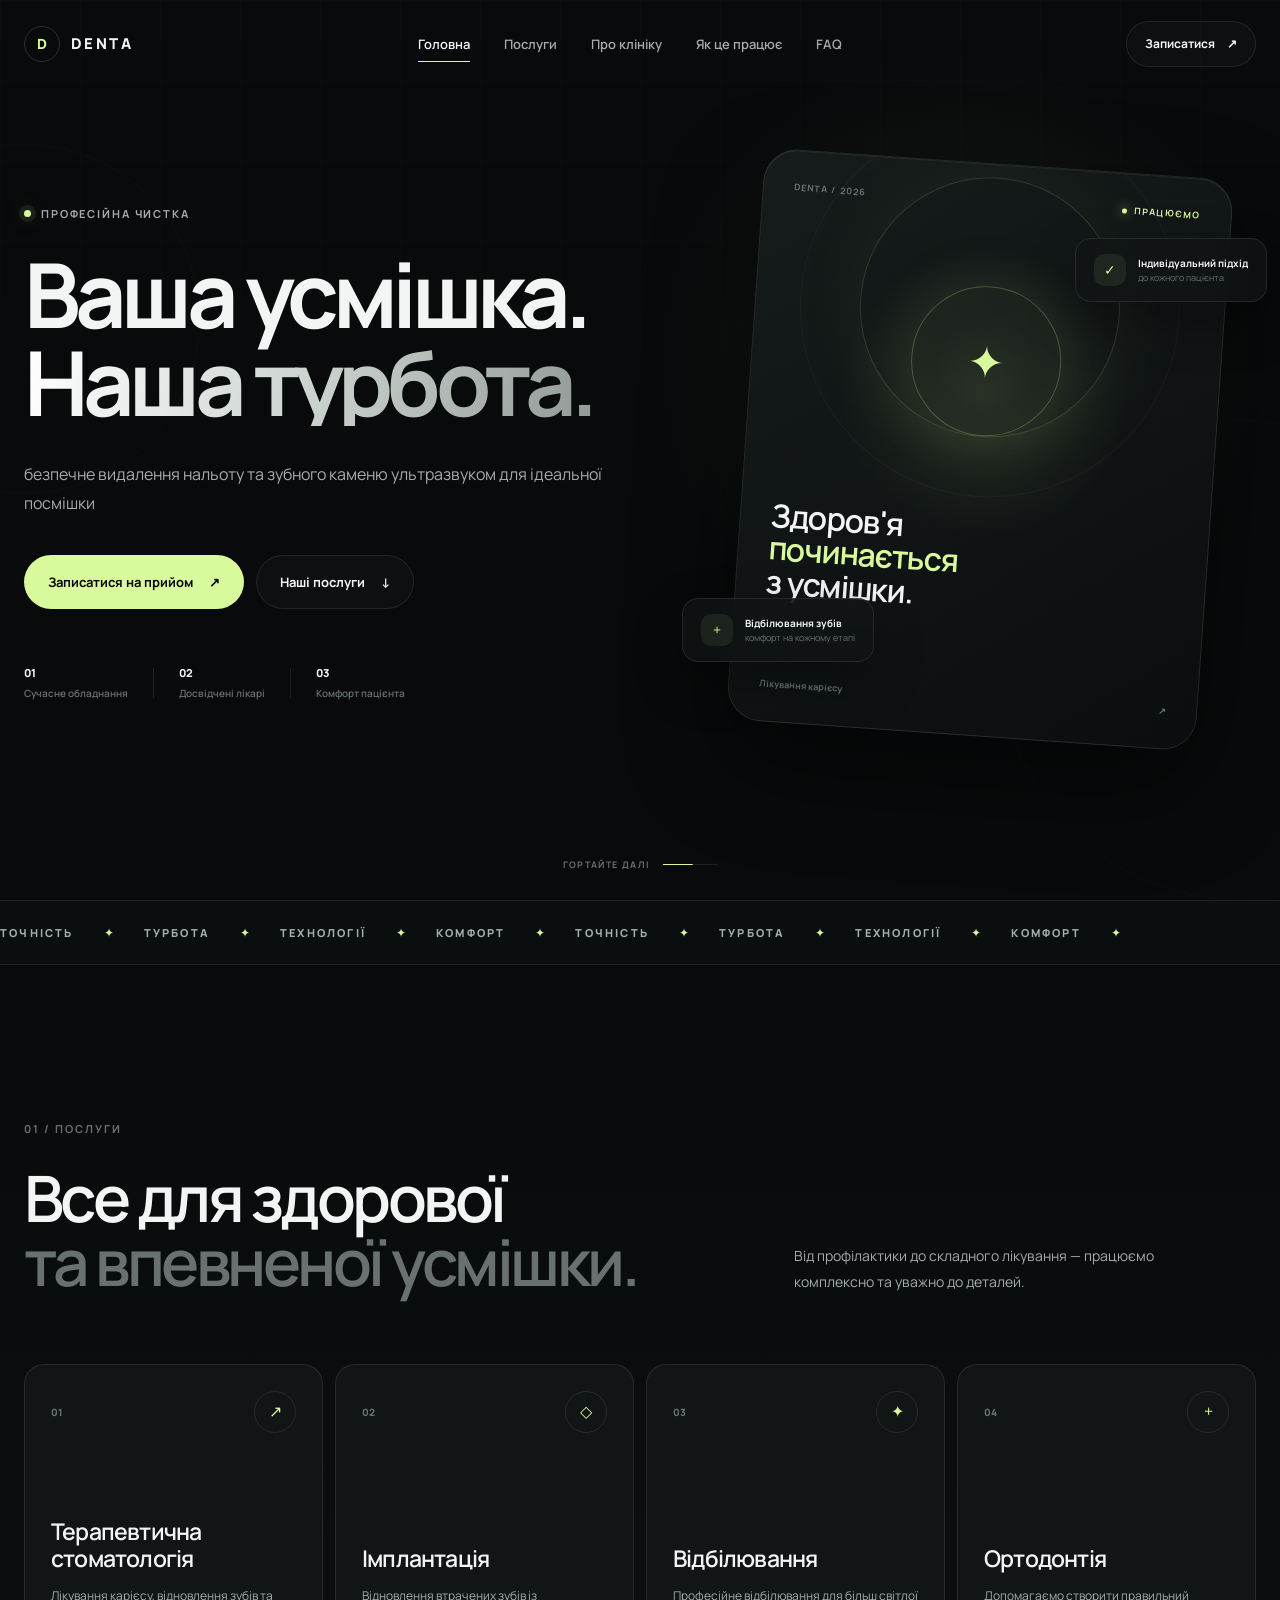
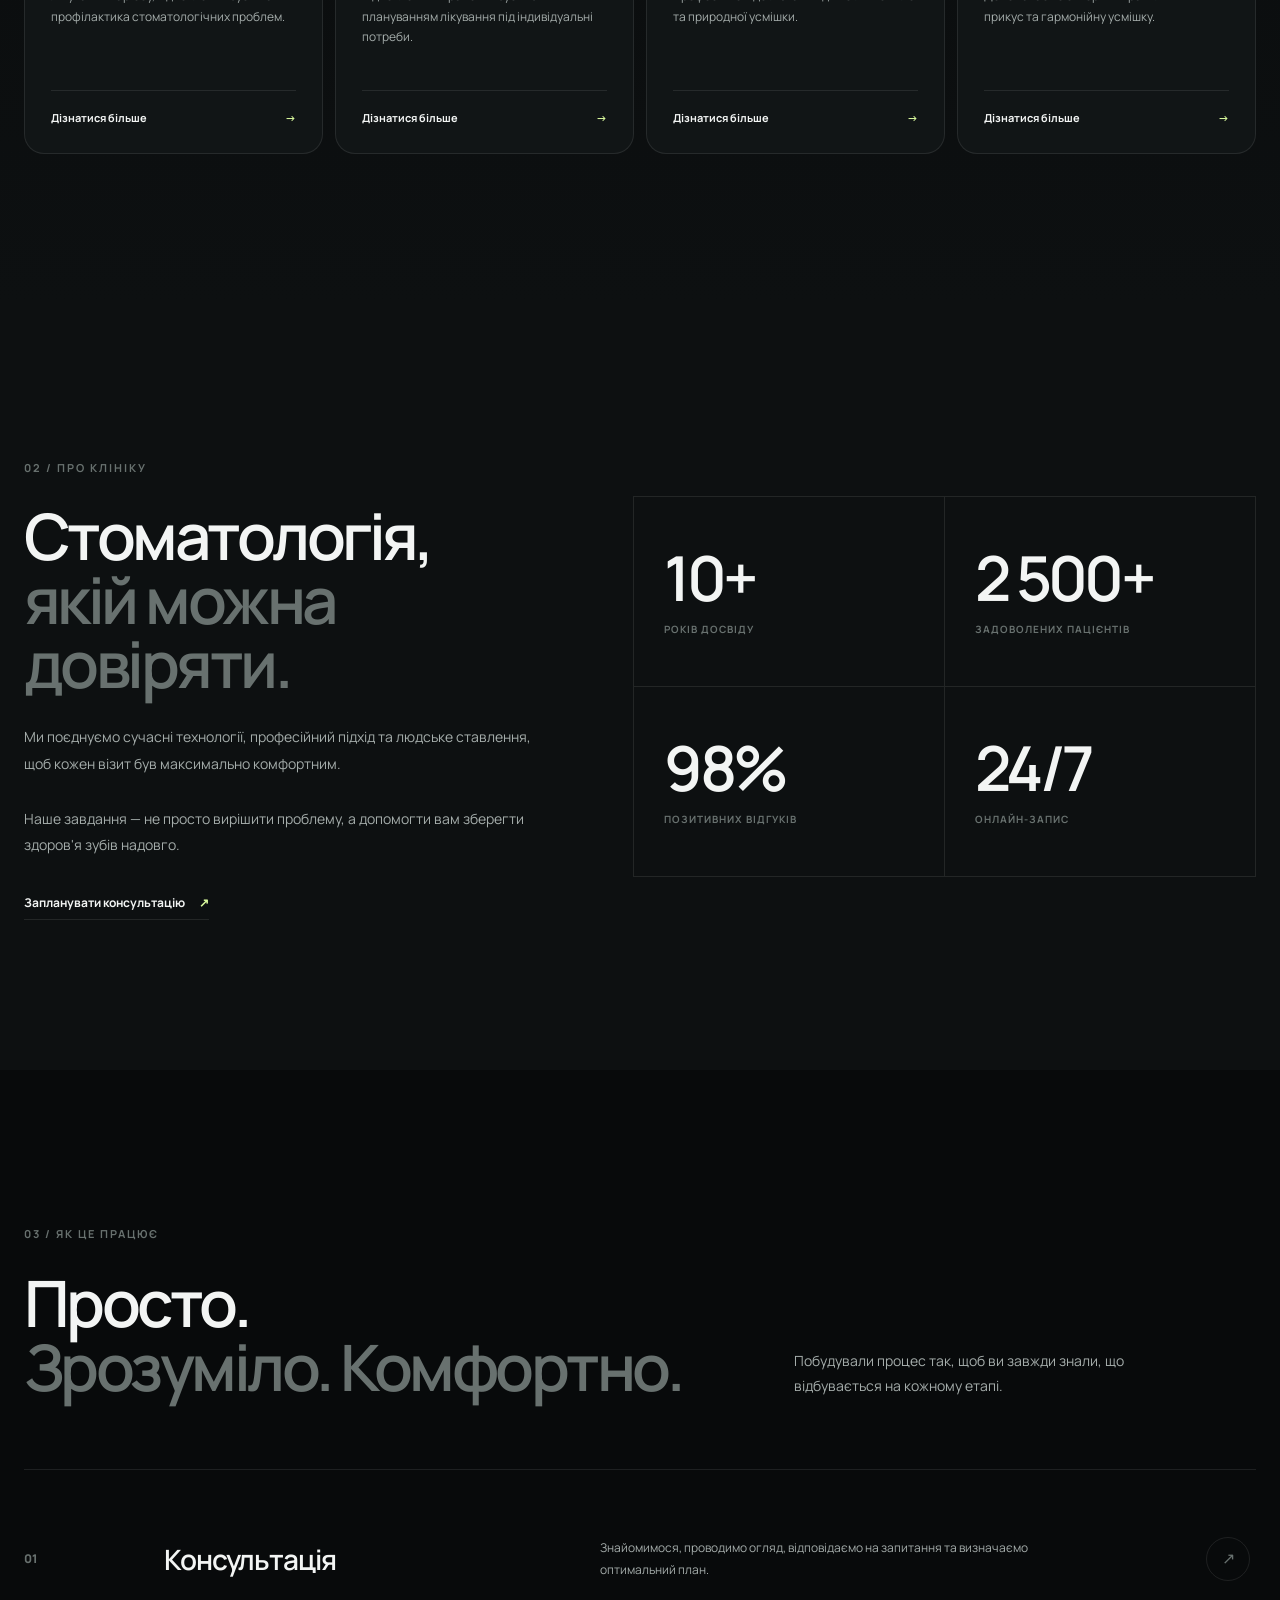
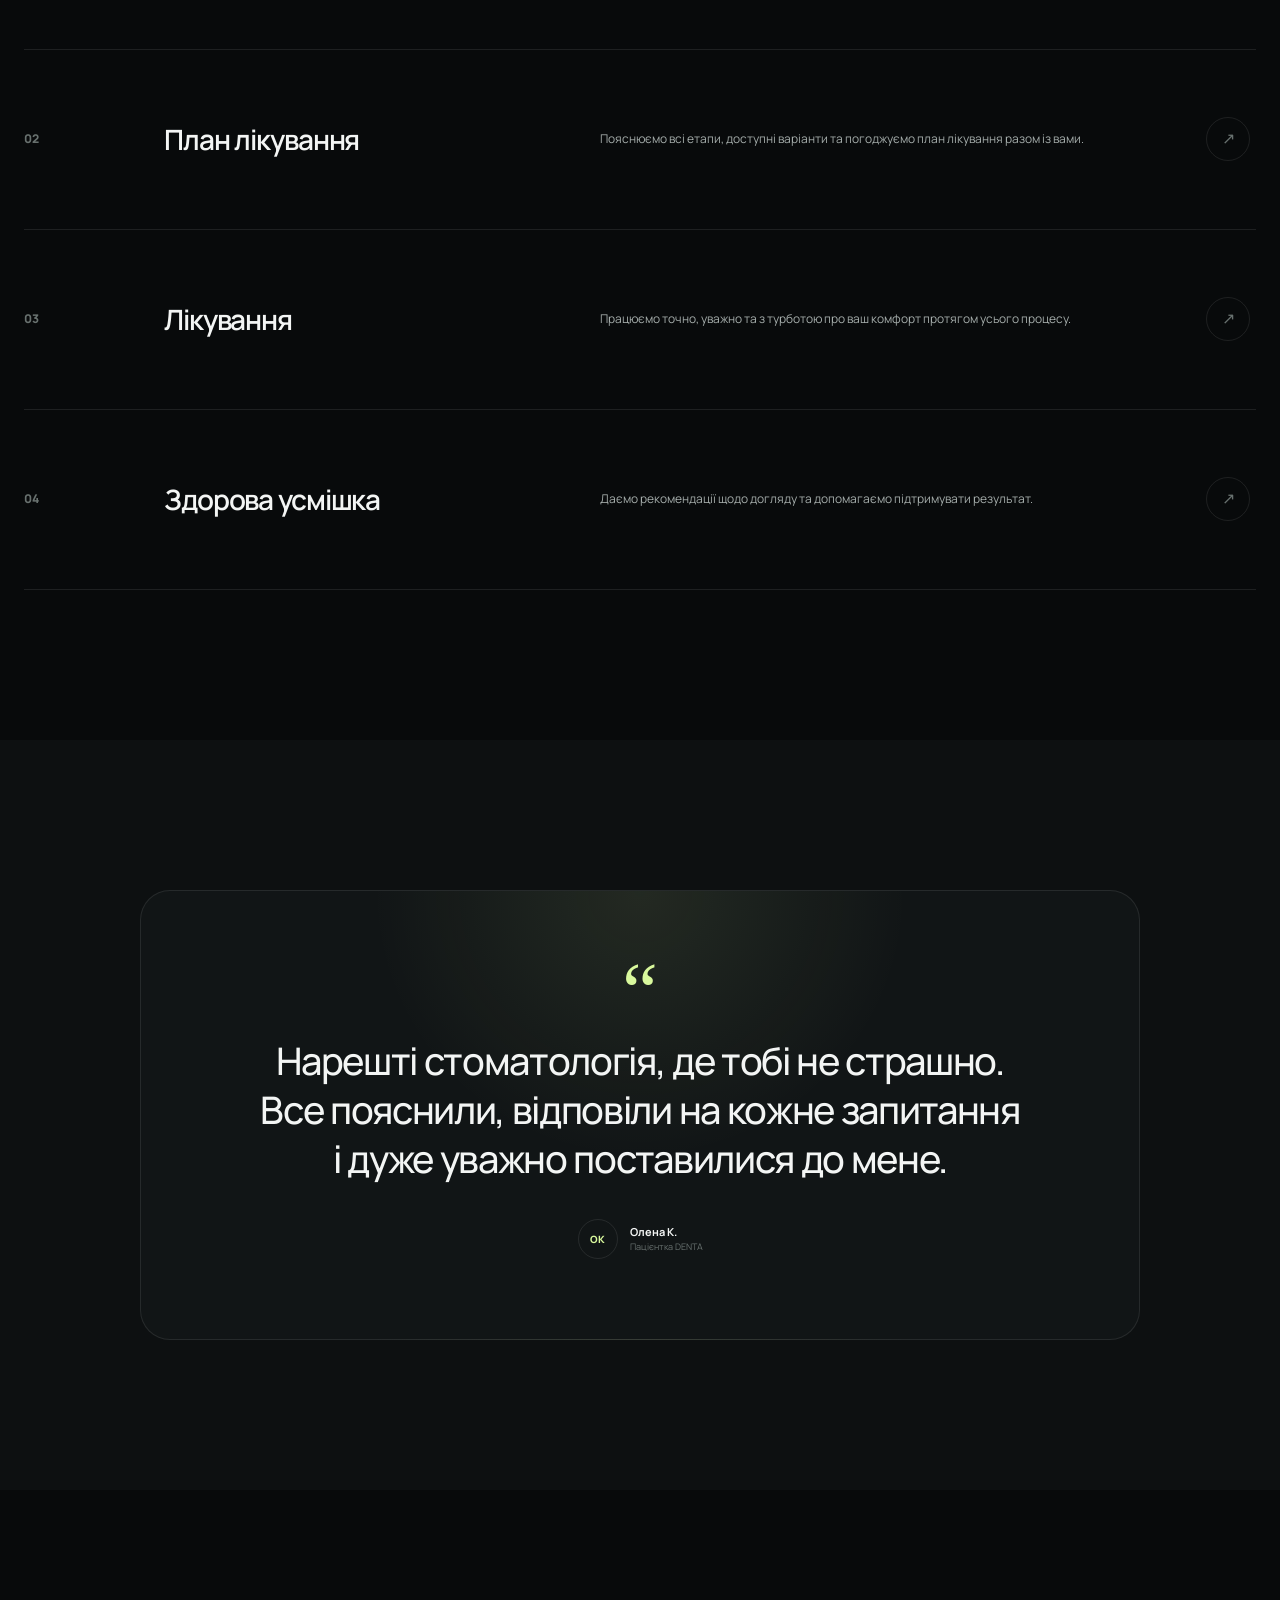
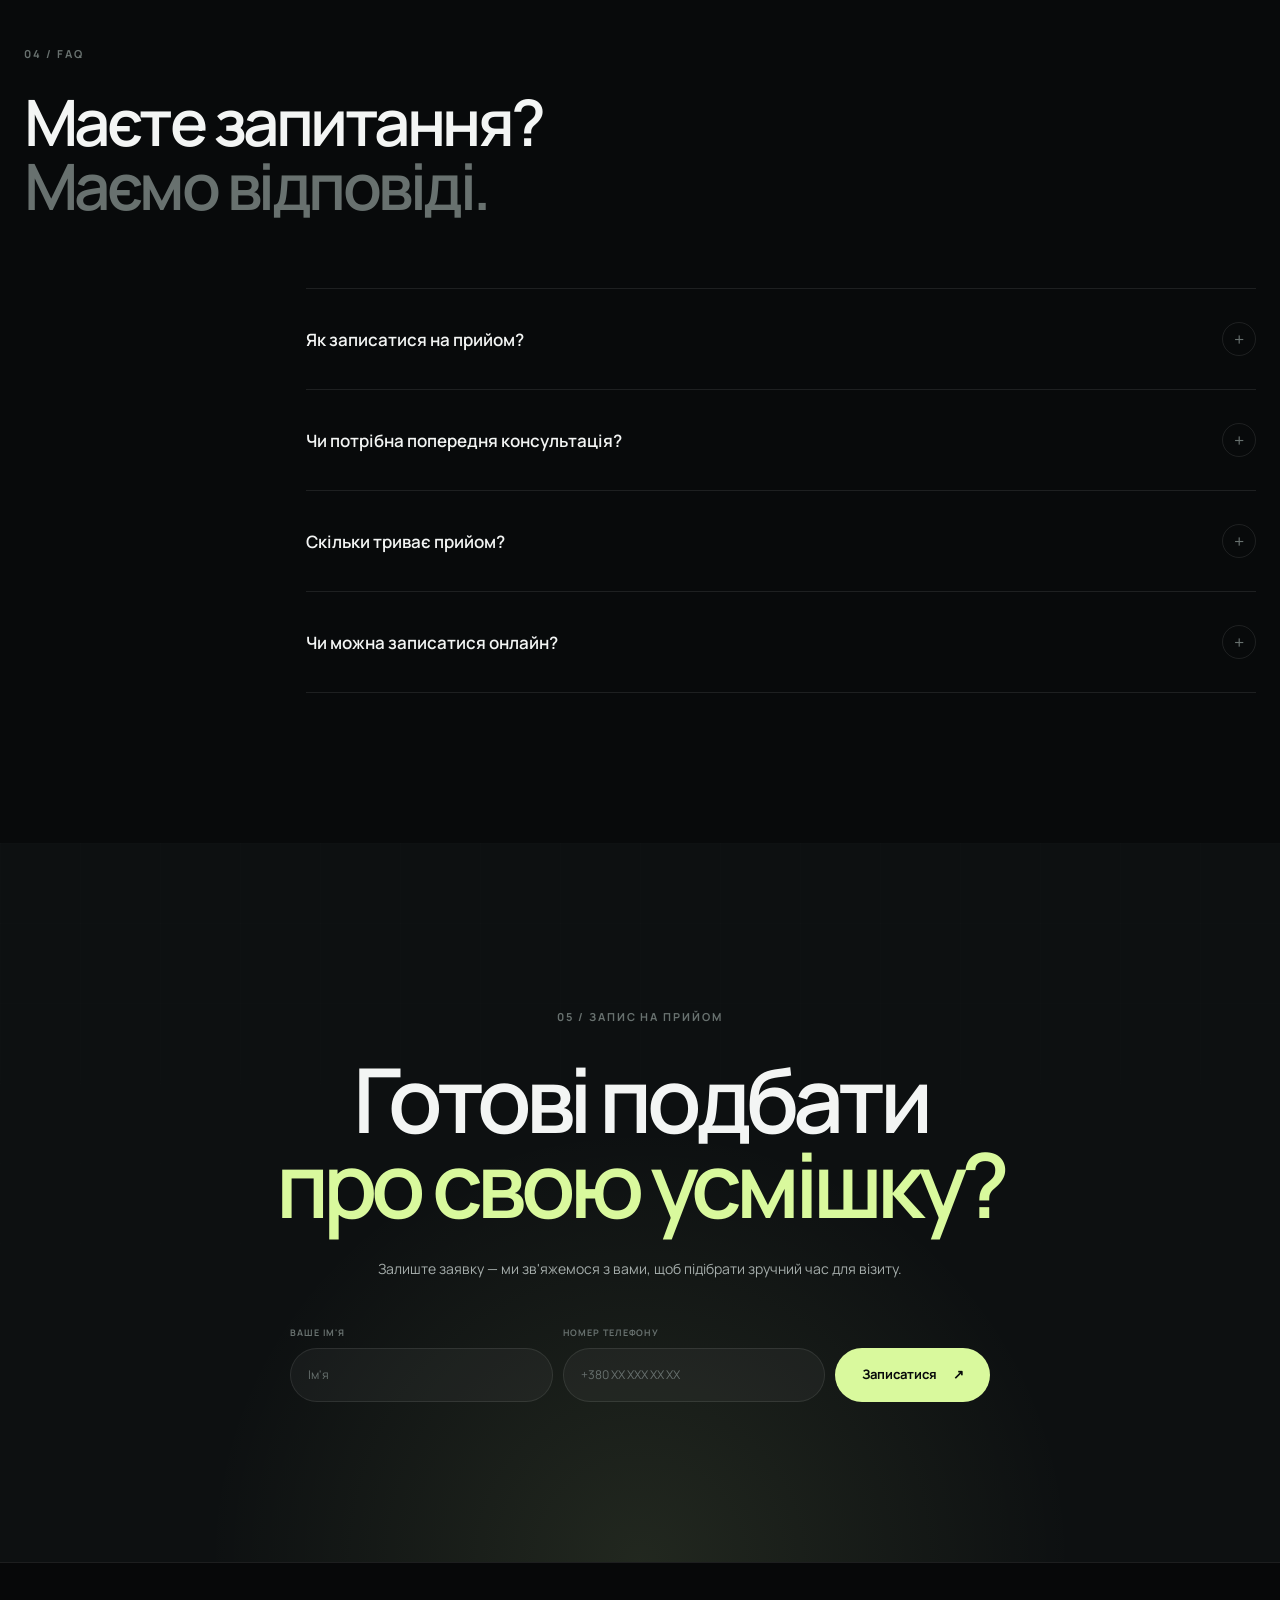
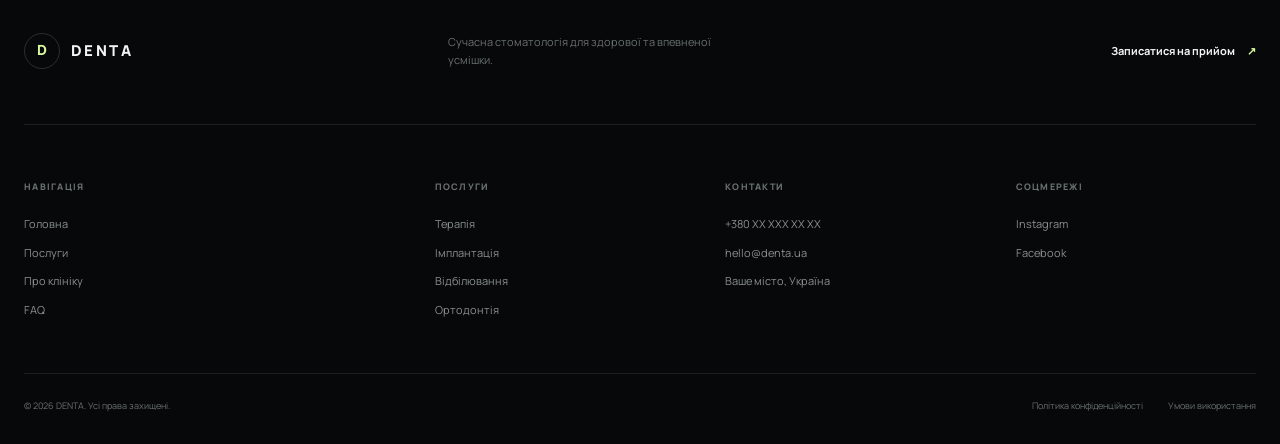
<file: movies.html>
<!DOCTYPE html>
<html lang="uk">
<head>
    <meta charset="UTF-8">

    <meta
        name="viewport"
        content="width=device-width, initial-scale=1.0"
    >

    <meta
        name="description"
        content="Ознайомтеся з переліком послуг нашої стоматологічної клініки: від професійної гігієни та відбілювання до безболісного лікування карієсу."
    >

    <meta
        name="theme-color"
        content="#0b0d0e"
    >

    <title>Послуги стоматології Havensais — Професійне лікування та чистка зубів</title>

    <!--
        Шрифт буде використаний у CSS.
        Підключаємо його зараз, щоб структура
        HTML уже була готова до стилізації.
    -->
    <link rel="preconnect" href="https://fonts.googleapis.com">
    <link rel="preconnect" href="https://fonts.gstatic.com" crossorigin>

    <link
        href="https://fonts.googleapis.com/css2?family=Manrope:wght@400;500;600;700;800&display=swap"
        rel="stylesheet"
    >
<!-- Google tag (gtag.js) -->
<!-- Google tag (gtag.js) -->
<script async src="https://www.googletagmanager.com/gtag/js?id=G-NM41KZRYLJ"></script>
<script>
  window.dataLayer = window.dataLayer || [];
  function gtag(){dataLayer.push(arguments);}
  gtag('js', new Date());

  gtag('config', 'G-NM41KZRYLJ');
</script>
    <!-- Основні стилі -->
    <link rel="stylesheet" href="style.css">
</head>

<body>

    <!-- ==========================================
         PRELOADER
    =========================================== -->

    <div
        class="preloader"
        id="preloader"
        aria-hidden="true"
    >
        <div class="preloader__content">
            <span class="preloader__logo">DENTA</span>
            <span class="preloader__line"></span>
        </div>
    </div>


    <!-- ==========================================
         HEADER / НАВІГАЦІЯ
    =========================================== -->

    <header class="header" id="header">

        <div class="container header__container">

            <!-- Логотип -->
            <a
                class="logo"
                href="#hero"
                aria-label="DENTA — на головну"
            >
                <span class="logo__symbol">D</span>
                <span class="logo__name">DENTA</span>
            </a>


            <!-- Основна навігація -->
            <nav
                class="navigation"
                id="navigation"
                aria-label="Основна навігація"
            >

                <a
                    class="navigation__link navigation__link--active"
                    href="#hero"
                >
                    Головна
                </a>

                <a
                    class="navigation__link"
                    href="#services"
                >
                    Послуги
                </a>

                <a
                    class="navigation__link"
                    href="#about"
                >
                    Про клініку
                </a>

                <a
                    class="navigation__link"
                    href="#process"
                >
                    Як це працює
                </a>

                <a
                    class="navigation__link"
                    href="#faq"
                >
                    FAQ
                </a>

            </nav>


            <!-- Кнопка запису -->
            <a
                class="header__button"
                href="#appointment"
            >
                <span>Записатися</span>
                <span aria-hidden="true">↗</span>
            </a>


            <!-- Мобільне меню -->
            <button
                class="menu-button"
                id="menu-button"
                type="button"
                aria-label="Відкрити меню"
                aria-expanded="false"
                aria-controls="navigation"
            >
                <span class="menu-button__line"></span>
                <span class="menu-button__line"></span>
            </button>

        </div>

    </header>


    <!-- ==========================================
         ОСНОВНИЙ КОНТЕНТ
    =========================================== -->

    <main>


        <!-- ==========================================
             HERO
        =========================================== -->

        <section
            class="hero"
            id="hero"
            aria-labelledby="hero-title"
        >

            <!-- Декоративна сітка -->
            <div
                class="hero__grid"
                aria-hidden="true"
            ></div>


            <!-- Декоративні елементи -->
            <div
                class="hero__orb hero__orb--one"
                aria-hidden="true"
            ></div>

            <div
                class="hero__orb hero__orb--two"
                aria-hidden="true"
            ></div>


            <div class="container hero__container">

                <!-- Текстова частина -->
                <div class="hero__content reveal">

                    <div class="eyebrow">

                        <span
                            class="eyebrow__dot"
                            aria-hidden="true"
                        ></span>

                       Професійна чистка

                    </div>


                    <h1
                        class="hero__title"
                        id="hero-title"
                    >
                        Ваша усмішка.
                        <span>Наша турбота.</span>
                    </h1>


                    <p class="hero__description">
                       безпечне видалення нальоту та зубного каменю ультразвуком для ідеальної посмішки
                    </p>


                    <!-- CTA -->
                    <div class="hero__actions">

                        <a
                            class="button button--primary"
                            href="#appointment"
                        >
                            <span>Записатися на прийом</span>
                            <span aria-hidden="true">↗</span>
                        </a>

                        <a
                            class="button button--secondary"
                            href="#services"
                        >
                            Наші послуги
                            <span aria-hidden="true">↓</span>
                        </a>

                    </div>


                    <!-- Короткі переваги -->
                    <div class="hero__features">

                        <div class="hero__feature">

                            <strong>01</strong>

                            <span>
                                Сучасне обладнання
                            </span>

                        </div>


                        <div
                            class="hero__feature-divider"
                            aria-hidden="true"
                        ></div>


                        <div class="hero__feature">

                            <strong>02</strong>

                            <span>
                                Досвідчені лікарі
                            </span>

                        </div>


                        <div
                            class="hero__feature-divider"
                            aria-hidden="true"
                        ></div>


                        <div class="hero__feature">

                            <strong>03</strong>

                            <span>
                                Комфорт пацієнта
                            </span>

                        </div>

                    </div>

                </div>


                <!-- ==================================
                     ВІЗУАЛЬНИЙ БЛОК
                     Без фотографій
                =================================== -->

                <div
                    class="hero__visual reveal reveal--delay"
                    aria-hidden="true"
                >

                    <div class="hero-card">

                        <div class="hero-card__top">

                            <span>
                                DENTA / 2026
                            </span>

                            <span class="hero-card__status">
                                <span></span>
                                Працюємо
                            </span>

                        </div>


                        <div class="hero-card__symbol">
                            ✦
                        </div>


                        <div class="hero-card__title">
                            Здоров'я
                            <span>починається</span>
                            з усмішки.
                        </div>


                        <div class="hero-card__bottom">

                            <span>
                               Лікування карієсу
                            </span>

                            <span>
                                ↗
                            </span>

                        </div>

                    </div>


                    <!-- Плаваюча картка -->
                    <div class="floating-card floating-card--top">

                        <span class="floating-card__icon">
                            ✓
                        </span>

                        <div class="floating-card__content">

                            <strong>
                                Індивідуальний підхід
                            </strong>

                            <span>
                                до кожного пацієнта
                            </span>

                        </div>

                    </div>


                    <!-- Плаваюча картка -->
                    <div class="floating-card floating-card--bottom">

                        <span class="floating-card__icon">
                            +
                        </span>

                        <div class="floating-card__content">

                            <strong>
                                Відбілювання зубів
                            </strong>

                            <span>
                                комфорт на кожному етапі
                            </span>

                        </div>

                    </div>

                </div>

            </div>


            <!-- Індикатор прокрутки -->
            <a
                class="scroll-indicator"
                href="#services"
                aria-label="Перейти до послуг"
            >
                <span>Гортайте далі</span>

                <span
                    class="scroll-indicator__line"
                    aria-hidden="true"
                ></span>
            </a>

        </section>


        <!-- ==========================================
             РУХОМИЙ РЯДОК
        =========================================== -->

        <section
            class="marquee"
            aria-label="Наші принципи"
        >

            <div class="marquee__track">

                <span>ТОЧНІСТЬ</span>
                <i aria-hidden="true">✦</i>

                <span>ТУРБОТА</span>
                <i aria-hidden="true">✦</i>

                <span>ТЕХНОЛОГІЇ</span>
                <i aria-hidden="true">✦</i>

                <span>КОМФОРТ</span>
                <i aria-hidden="true">✦</i>

                <span>ТОЧНІСТЬ</span>
                <i aria-hidden="true">✦</i>

                <span>ТУРБОТА</span>
                <i aria-hidden="true">✦</i>

                <span>ТЕХНОЛОГІЇ</span>
                <i aria-hidden="true">✦</i>

                <span>КОМФОРТ</span>
                <i aria-hidden="true">✦</i>

            </div>

        </section>


        <!-- ==========================================
             ПОСЛУГИ
        =========================================== -->

        <section
            class="section services"
            id="services"
            aria-labelledby="services-title"
        >

            <div class="container">

                <div class="section-heading reveal">

                    <div>

                        <span class="section-number">
                            01 / ПОСЛУГИ
                        </span>

                        <h2 id="services-title">
                            Все для здорової
                            <span>та впевненої усмішки.</span>
                        </h2>

                    </div>

                    <p>
                        Від профілактики до складного лікування —
                        працюємо комплексно та уважно до деталей.
                    </p>

                </div>


                <!-- Сітка послуг -->
                <div class="services__grid">


                    <!-- Послуга 1 -->
                    <article class="service-card reveal">

                        <div class="service-card__header">

                            <span class="service-card__number">
                                01
                            </span>

                            <span
                                class="service-card__icon"
                                aria-hidden="true"
                            >
                                ↗
                            </span>

                        </div>

                        <h3>
                            Терапевтична стоматологія
                        </h3>

                        <p>
                            Лікування карієсу, відновлення зубів
                            та профілактика стоматологічних проблем.
                        </p>

                        <a
                            class="service-card__link"
                            href="#appointment"
                        >
                            Дізнатися більше
                            <span aria-hidden="true">→</span>
                        </a>

                    </article>


                    <!-- Послуга 2 -->
                    <article class="service-card reveal reveal--delay-1">

                        <div class="service-card__header">

                            <span class="service-card__number">
                                02
                            </span>

                            <span
                                class="service-card__icon"
                                aria-hidden="true"
                            >
                                ◇
                            </span>

                        </div>

                        <h3>
                            Імплантація
                        </h3>

                        <p>
                            Відновлення втрачених зубів із плануванням
                            лікування під індивідуальні потреби.
                        </p>

                        <a
                            class="service-card__link"
                            href="#appointment"
                        >
                            Дізнатися більше
                            <span aria-hidden="true">→</span>
                        </a>

                    </article>


                    <!-- Послуга 3 -->
                    <article class="service-card reveal reveal--delay-2">

                        <div class="service-card__header">

                            <span class="service-card__number">
                                03
                            </span>

                            <span
                                class="service-card__icon"
                                aria-hidden="true"
                            >
                                ✦
                            </span>

                        </div>

                        <h3>
                            Відбілювання
                        </h3>

                        <p>
                            Професійне відбілювання для більш світлої
                            та природної усмішки.
                        </p>

                        <a
                            class="service-card__link"
                            href="#appointment"
                        >
                            Дізнатися більше
                            <span aria-hidden="true">→</span>
                        </a>

                    </article>


                    <!-- Послуга 4 -->
                    <article class="service-card reveal">

                        <div class="service-card__header">

                            <span class="service-card__number">
                                04
                            </span>

                            <span
                                class="service-card__icon"
                                aria-hidden="true"
                            >
                                +
                            </span>

                        </div>

                        <h3>
                            Ортодонтія
                        </h3>

                        <p>
                            Допомагаємо створити правильний прикус
                            та гармонійну усмішку.
                        </p>

                        <a
                            class="service-card__link"
                            href="#appointment"
                        >
                            Дізнатися більше
                            <span aria-hidden="true">→</span>
                        </a>

                    </article>

                </div>

            </div>

        </section>


        <!-- ==========================================
             ПРО КЛІНІКУ
        =========================================== -->

        <section
            class="section about"
            id="about"
            aria-labelledby="about-title"
        >

            <div class="container">

                <div class="about__layout">

                    <!-- Текст -->
                    <div class="about__content reveal">

                        <span class="section-number">
                            02 / ПРО КЛІНІКУ
                        </span>

                        <h2 id="about-title">
                            Стоматологія,
                            <span>якій можна довіряти.</span>
                        </h2>

                        <p>
                            Ми поєднуємо сучасні технології, професійний
                            підхід та людське ставлення, щоб кожен візит
                            був максимально комфортним.
                        </p>

                        <p>
                            Наше завдання — не просто вирішити проблему,
                            а допомогти вам зберегти здоров'я зубів
                            надовго.
                        </p>


                        <a
                            class="text-link"
                            href="#appointment"
                        >
                            Запланувати консультацію
                            <span aria-hidden="true">↗</span>
                        </a>

                    </div>


                    <!-- Статистика -->
                    <div class="stats reveal reveal--delay">

                        <div class="stat">

                            <span class="stat__number">
                                10+
                            </span>

                            <span class="stat__label">
                                років досвіду
                            </span>

                        </div>


                        <div class="stat">

                            <span class="stat__number">
                                2 500+
                            </span>

                            <span class="stat__label">
                                задоволених пацієнтів
                            </span>

                        </div>


                        <div class="stat">

                            <span class="stat__number">
                                98%
                            </span>

                            <span class="stat__label">
                                позитивних відгуків
                            </span>

                        </div>


                        <div class="stat">

                            <span class="stat__number">
                                24/7
                            </span>

                            <span class="stat__label">
                                онлайн-запис
                            </span>

                        </div>

                    </div>

                </div>

            </div>

        </section>


        <!-- ==========================================
             ПРОЦЕС
        =========================================== -->

        <section
            class="section process"
            id="process"
            aria-labelledby="process-title"
        >

            <div class="container">

                <div class="section-heading reveal">

                    <div>

                        <span class="section-number">
                            03 / ЯК ЦЕ ПРАЦЮЄ
                        </span>

                        <h2 id="process-title">
                            Просто.
                            <span>Зрозуміло. Комфортно.</span>
                        </h2>

                    </div>

                    <p>
                        Побудували процес так, щоб ви завжди знали,
                        що відбувається на кожному етапі.
                    </p>

                </div>


                <div class="process__list">


                    <!-- Крок 1 -->
                    <article class="process-item reveal">

                        <span class="process-item__number">
                            01
                        </span>

                        <div class="process-item__content">

                            <h3>
                                Консультація
                            </h3>

                            <p>
                                Знайомимося, проводимо огляд,
                                відповідаємо на запитання та
                                визначаємо оптимальний план.
                            </p>

                        </div>

                        <span
                            class="process-item__arrow"
                            aria-hidden="true"
                        >
                            ↗
                        </span>

                    </article>


                    <!-- Крок 2 -->
                    <article class="process-item reveal reveal--delay-1">

                        <span class="process-item__number">
                            02
                        </span>

                        <div class="process-item__content">

                            <h3>
                                План лікування
                            </h3>

                            <p>
                                Пояснюємо всі етапи, доступні варіанти
                                та погоджуємо план лікування разом із вами.
                            </p>

                        </div>

                        <span
                            class="process-item__arrow"
                            aria-hidden="true"
                        >
                            ↗
                        </span>

                    </article>


                    <!-- Крок 3 -->
                    <article class="process-item reveal reveal--delay-2">

                        <span class="process-item__number">
                            03
                        </span>

                        <div class="process-item__content">

                            <h3>
                                Лікування
                            </h3>

                            <p>
                                Працюємо точно, уважно та з турботою
                                про ваш комфорт протягом усього процесу.
                            </p>

                        </div>

                        <span
                            class="process-item__arrow"
                            aria-hidden="true"
                        >
                            ↗
                        </span>

                    </article>


                    <!-- Крок 4 -->
                    <article class="process-item reveal reveal--delay-3">

                        <span class="process-item__number">
                            04
                        </span>

                        <div class="process-item__content">

                            <h3>
                                Здорова усмішка
                            </h3>

                            <p>
                                Даємо рекомендації щодо догляду та
                                допомагаємо підтримувати результат.
                            </p>

                        </div>

                        <span
                            class="process-item__arrow"
                            aria-hidden="true"
                        >
                            ↗
                        </span>

                    </article>

                </div>

            </div>

        </section>


        <!-- ==========================================
             ВІДГУК
        =========================================== -->

        <section
            class="section testimonial"
            aria-label="Відгук пацієнта"
        >

            <div class="container">

                <div class="testimonial__box reveal">

                    <span
                        class="testimonial__quote"
                        aria-hidden="true"
                    >
                        “
                    </span>

                    <blockquote>
                        Нарешті стоматологія, де тобі не страшно.
                        Все пояснили, відповіли на кожне запитання
                        і дуже уважно поставилися до мене.
                    </blockquote>


                    <div class="testimonial__author">

                        <div
                            class="testimonial__avatar"
                            aria-hidden="true"
                        >
                            ОК
                        </div>

                        <div class="testimonial__author-info">

                            <strong>
                                Олена К.
                            </strong>

                            <span>
                                Пацієнтка DENTA
                            </span>

                        </div>

                    </div>

                </div>

            </div>

        </section>


        <!-- ==========================================
             FAQ
        =========================================== -->

        <section
            class="section faq"
            id="faq"
            aria-labelledby="faq-title"
        >

            <div class="container">

                <div class="section-heading reveal">

                    <div>

                        <span class="section-number">
                            04 / FAQ
                        </span>

                        <h2 id="faq-title">
                            Маєте запитання?
                            <span>Маємо відповіді.</span>
                        </h2>

                    </div>

                </div>


                <div class="faq__list">


                    <details class="faq-item reveal">

                        <summary>
                            Як записатися на прийом?

                            <span
                                class="faq-item__icon"
                                aria-hidden="true"
                            >
                                +
                            </span>
                        </summary>

                        <div class="faq-item__answer">

                            <p>
                                Натисніть кнопку «Записатися»,
                                заповніть коротку форму, і ми
                                зв'яжемося з вами для підтвердження.
                            </p>

                        </div>

                    </details>


                    <details class="faq-item reveal">

                        <summary>
                            Чи потрібна попередня консультація?

                            <span
                                class="faq-item__icon"
                                aria-hidden="true"
                            >
                                +
                            </span>
                        </summary>

                        <div class="faq-item__answer">

                            <p>
                                Це залежить від вашої ситуації.
                                Під час звернення ми підкажемо,
                                який формат візиту буде оптимальним.
                            </p>

                        </div>

                    </details>


                    <details class="faq-item reveal">

                        <summary>
                            Скільки триває прийом?

                            <span
                                class="faq-item__icon"
                                aria-hidden="true"
                            >
                                +
                            </span>
                        </summary>

                        <div class="faq-item__answer">

                            <p>
                                Тривалість залежить від виду послуги
                                та індивідуального плану лікування.
                            </p>

                        </div>

                    </details>


                    <details class="faq-item reveal">

                        <summary>
                            Чи можна записатися онлайн?

                            <span
                                class="faq-item__icon"
                                aria-hidden="true"
                            >
                                +
                            </span>
                        </summary>

                        <div class="faq-item__answer">

                            <p>
                                Так. Ви можете залишити заявку онлайн,
                                після чого адміністратор зв'яжеться
                                з вами для підтвердження запису.
                            </p>

                        </div>

                    </details>

                </div>

            </div>

        </section>


        <!-- ==========================================
             CTA / ЗАПИС
        =========================================== -->

        <section
            class="cta"
            id="appointment"
            aria-labelledby="appointment-title"
        >

            <div
                class="cta__grid"
                aria-hidden="true"
            ></div>


            <div class="container">

                <div class="cta__content reveal">

                    <span class="section-number">
                        05 / ЗАПИС НА ПРИЙОМ
                    </span>

                    <h2 id="appointment-title">
                        Готові подбати
                        <span>про свою усмішку?</span>
                    </h2>

                    <p>
                        Залиште заявку — ми зв'яжемося з вами,
                        щоб підібрати зручний час для візиту.
                    </p>


                    <!-- Форма -->
                    <form
                        class="appointment-form"
                        id="appointment-form"
                        action="#"
                        method="post"
                    >

                        <div class="appointment-form__field">

                            <label for="name">
                                Ваше ім'я
                            </label>

                            <input
                                type="text"
                                id="name"
                                name="name"
                                placeholder="Ім'я"
                                autocomplete="name"
                                required
                            >

                        </div>


                        <div class="appointment-form__field">

                            <label for="phone">
                                Номер телефону
                            </label>

                            <input
                                type="tel"
                                id="phone"
                                name="phone"
                                placeholder="+380 XX XXX XX XX"
                                autocomplete="tel"
                                inputmode="tel"
                                required
                            >

                        </div>


                        <button
                            class="button button--light"
                            type="submit"
                        >
                            <span>Записатися</span>
                            <span aria-hidden="true">↗</span>
                        </button>

                    </form>

                </div>

            </div>

        </section>

    </main>


    <!-- ==========================================
         FOOTER
    =========================================== -->

    <footer class="footer">

        <div class="container">


            <div class="footer__top">

                <a
                    class="logo"
                    href="#hero"
                    aria-label="DENTA — на головну"
                >
                    <span class="logo__symbol">D</span>
                    <span class="logo__name">DENTA</span>
                </a>


                <p>
                    Сучасна стоматологія
                    для здорової та впевненої усмішки.
                </p>


                <a
                    class="footer__contact"
                    href="#appointment"
                >
                    Записатися на прийом
                    <span aria-hidden="true">↗</span>
                </a>

            </div>


            <div class="footer__middle">

                <div class="footer__column">

                    <h3>
                        Навігація
                    </h3>

                    <a href="#hero">
                        Головна
                    </a>

                    <a href="#services">
                        Послуги
                    </a>

                    <a href="#about">
                        Про клініку
                    </a>

                    <a href="#faq">
                        FAQ
                    </a>

                </div>


                <div class="footer__column">

                    <h3>
                        Послуги
                    </h3>

                    <a href="#services">
                        Терапія
                    </a>

                    <a href="#services">
                        Імплантація
                    </a>

                    <a href="#services">
                        Відбілювання
                    </a>

                    <a href="#services">
                        Ортодонтія
                    </a>

                </div>


                <div class="footer__column">

                    <h3>
                        Контакти
                    </h3>

                    <!--
                        Поки що це демонстраційні дані шаблону.
                        Пізніше їх можна легко замінити.
                    -->

                    <a href="tel:+380000000000">
                        +380 XX XXX XX XX
                    </a>

                    <a href="mailto:hello@denta.ua">
                        hello@denta.ua
                    </a>

                    <span>
                        Ваше місто, Україна
                    </span>

                </div>


                <div class="footer__column">

                    <h3>
                        Соцмережі
                    </h3>

                    <a
                        href="#"
                        aria-label="Instagram DENTA"
                    >
                        Instagram
                    </a>

                    <a
                        href="#"
                        aria-label="Facebook DENTA"
                    >
                        Facebook
                    </a>

                </div>

            </div>


            <div class="footer__bottom">

                <span>
                    © 2026 DENTA. Усі права захищені.
                </span>

                <div class="footer__legal">

                    <a href="#">
                        Політика конфіденційності
                    </a>

                    <a href="#">
                        Умови використання
                    </a>

                </div>

            </div>

        </div>

    </footer>


    <!-- ==========================================
         JAVASCRIPT
    =========================================== -->

    <script src="script.js"></script>

</body>
</html>
</file>
<file: style.css>
/* =========================================================
   DENTA — PREMIUM DENTAL CLINIC
   Main stylesheet
   ========================================================= */


/* =========================================================
   01. RESET
   ========================================================= */

*,
*::before,
*::after {
    box-sizing: border-box;
    margin: 0;
    padding: 0;
}

html {
    scroll-behavior: smooth;
    scroll-padding-top: 90px;
}

body {
    min-width: 320px;
    overflow-x: hidden;
    background: #080a0b;
    color: #f3f5f4;
    font-family: "Manrope", sans-serif;
    font-size: 16px;
    line-height: 1.6;
    -webkit-font-smoothing: antialiased;
    text-rendering: optimizeLegibility;
}

body::selection {
    background: #d9f99d;
    color: #080a0b;
}

a {
    color: inherit;
    text-decoration: none;
}

button,
input {
    font: inherit;
}

button {
    border: 0;
    cursor: pointer;
}

img,
svg {
    display: block;
    max-width: 100%;
}

ul,
ol {
    list-style: none;
}


/* =========================================================
   02. VARIABLES
   ========================================================= */

:root {
    --bg: #080a0b;
    --bg-soft: #0d1011;
    --bg-card: #111516;
    --bg-card-hover: #151a1b;

    --text: #f3f5f4;
    --text-soft: #a5adab;
    --text-muted: #68716f;

    --accent: #d9f99d;
    --accent-dark: #a8c76c;

    --border: rgba(255, 255, 255, 0.09);
    --border-strong: rgba(255, 255, 255, 0.15);

    --container: 1240px;

    --radius-sm: 12px;
    --radius-md: 20px;
    --radius-lg: 30px;

    --transition-fast: 0.25s ease;
    --transition: 0.45s cubic-bezier(0.22, 1, 0.36, 1);
    --transition-slow: 0.8s cubic-bezier(0.22, 1, 0.36, 1);
}


/* =========================================================
   03. GLOBAL
   ========================================================= */

::selection {
    background: var(--accent);
    color: var(--bg);
}

.container {
    width: min(
        calc(100% - 48px),
        var(--container)
    );

    margin-inline: auto;
}

.section {
    position: relative;
    padding: 150px 0;
}

.section-number {
    display: inline-flex;
    margin-bottom: 28px;

    color: var(--text-muted);

    font-size: 11px;
    font-weight: 700;
    letter-spacing: 0.18em;
    text-transform: uppercase;
}


/* =========================================================
   04. PRELOADER
   ========================================================= */

.preloader {
    position: fixed;
    inset: 0;
    z-index: 9999;

    display: grid;
    place-items: center;

    background: var(--bg);

    pointer-events: none;

    animation: preloaderHide 1s ease 1.4s forwards;
}

.preloader__content {
    display: flex;
    flex-direction: column;
    align-items: center;
    gap: 18px;
}

.preloader__logo {
    color: var(--text);

    font-size: 26px;
    font-weight: 800;
    letter-spacing: 0.2em;

    animation: preloaderText 0.8s ease forwards;
}

.preloader__line {
    position: relative;

    display: block;

    width: 100px;
    height: 1px;

    overflow: hidden;

    background: rgba(255, 255, 255, 0.12);
}

.preloader__line::after {
    content: "";

    position: absolute;
    inset: 0;

    background: var(--accent);

    transform: translateX(-100%);

    animation: loaderLine 1.1s cubic-bezier(0.65, 0, 0.35, 1)
        forwards;
}

@keyframes loaderLine {
    to {
        transform: translateX(100%);
    }
}

@keyframes preloaderText {
    from {
        opacity: 0;
        transform: translateY(15px);
    }

    to {
        opacity: 1;
        transform: translateY(0);
    }
}

@keyframes preloaderHide {
    to {
        opacity: 0;
        visibility: hidden;
    }
}


/* =========================================================
   05. HEADER
   ========================================================= */

.header {
    position: fixed;
    top: 0;
    left: 0;
    z-index: 1000;

    width: 100%;

    border-bottom: 1px solid transparent;

    transition:
        background var(--transition),
        border-color var(--transition),
        backdrop-filter var(--transition);
}

.header.scrolled {
    background: rgba(8, 10, 11, 0.78);
    border-color: var(--border);
    backdrop-filter: blur(18px);
}

.header__container {
    min-height: 88px;

    display: flex;
    align-items: center;
    justify-content: space-between;
    gap: 30px;
}


/* Logo */

.logo {
    display: inline-flex;
    align-items: center;
    gap: 11px;

    flex-shrink: 0;
}

.logo__symbol {
    width: 36px;
    height: 36px;

    display: grid;
    place-items: center;

    border: 1px solid var(--border-strong);
    border-radius: 50%;

    color: var(--accent);

    font-size: 14px;
    font-weight: 800;

    transition:
        background var(--transition-fast),
        border-color var(--transition-fast),
        transform var(--transition);
}

.logo:hover .logo__symbol {
    background: var(--accent);
    border-color: var(--accent);

    color: var(--bg);

    transform: rotate(-10deg);
}

.logo__name {
    font-size: 15px;
    font-weight: 800;
    letter-spacing: 0.16em;
}


/* Navigation */

.navigation {
    display: flex;
    align-items: center;
    gap: 34px;
}

.navigation__link {
    position: relative;

    color: var(--text-soft);

    font-size: 13px;
    font-weight: 600;

    transition: color var(--transition-fast);
}

.navigation__link::after {
    content: "";

    position: absolute;
    left: 0;
    bottom: -8px;

    width: 100%;
    height: 1px;

    background: var(--accent);

    transform: scaleX(0);
    transform-origin: right;

    transition: transform var(--transition);
}

.navigation__link:hover,
.navigation__link--active {
    color: var(--text);
}

.navigation__link:hover::after,
.navigation__link--active::after {
    transform: scaleX(1);
    transform-origin: left;
}


/* Header button */

.header__button {
    position: relative;
    overflow: hidden;

    display: inline-flex;
    align-items: center;
    gap: 12px;

    padding: 12px 18px;

    border: 1px solid var(--border);
    border-radius: 999px;

    background: rgba(255, 255, 255, 0.025);

    font-size: 12px;
    font-weight: 700;

    transition:
        background var(--transition-fast),
        border-color var(--transition-fast),
        transform var(--transition-fast);
}

.header__button:hover {
    background: var(--accent);
    border-color: var(--accent);

    color: var(--bg);

    transform: translateY(-2px);
}


/* Mobile button */

.menu-button {
    display: none;

    width: 42px;
    height: 42px;

    align-items: center;
    justify-content: center;
    flex-direction: column;
    gap: 6px;

    border: 1px solid var(--border);
    border-radius: 50%;

    background: transparent;
}

.menu-button__line {
    width: 17px;
    height: 1px;

    background: var(--text);

    transition: transform var(--transition-fast);
}

.menu-button.active .menu-button__line:first-child {
    transform: translateY(3.5px) rotate(45deg);
}

.menu-button.active .menu-button__line:last-child {
    transform: translateY(-3.5px) rotate(-45deg);
}


/* =========================================================
   06. HERO
   ========================================================= */

.hero {
    position: relative;

    min-height: 100svh;

    display: flex;
    align-items: center;

    overflow: hidden;

    background:
        radial-gradient(
            circle at 75% 40%,
            rgba(217, 249, 157, 0.08),
            transparent 28%
        ),
        var(--bg);
}

.hero__grid,
.cta__grid {
    position: absolute;
    inset: 0;

    opacity: 0.35;

    background-image:
        linear-gradient(
            rgba(255, 255, 255, 0.035) 1px,
            transparent 1px
        ),
        linear-gradient(
            90deg,
            rgba(255, 255, 255, 0.035) 1px,
            transparent 1px
        );

    background-size: 80px 80px;

    mask-image: linear-gradient(
        to bottom,
        black,
        transparent 85%
    );

    pointer-events: none;
}

.hero__orb {
    position: absolute;

    border-radius: 50%;

    filter: blur(1px);

    pointer-events: none;
}

.hero__orb--one {
    top: 16%;
    left: -150px;

    width: 350px;
    height: 350px;

    border: 1px solid rgba(217, 249, 157, 0.06);

    animation: orbFloat 9s ease-in-out infinite;
}

.hero__orb--two {
    right: -200px;
    bottom: 0;

    width: 480px;
    height: 480px;

    border: 1px solid rgba(255, 255, 255, 0.04);

    animation: orbFloat 12s ease-in-out infinite reverse;
}

@keyframes orbFloat {
    0%,
    100% {
        transform: translate3d(0, 0, 0);
    }

    50% {
        transform: translate3d(0, -25px, 0);
    }
}

.hero__container {
    position: relative;
    z-index: 2;

    min-height: 100svh;

    display: grid;
    grid-template-columns: 1.05fr 0.95fr;
    align-items: center;
    gap: 70px;

    padding-top: 100px;
    padding-bottom: 100px;
}


/* Hero content */

.hero__content {
    max-width: 680px;
}

.eyebrow {
    display: inline-flex;
    align-items: center;
    gap: 10px;

    margin-bottom: 28px;

    color: var(--text-soft);

    font-size: 11px;
    font-weight: 700;
    letter-spacing: 0.17em;
    text-transform: uppercase;
}

.eyebrow__dot {
    width: 7px;
    height: 7px;

    border-radius: 50%;

    background: var(--accent);

    box-shadow:
        0 0 0 5px rgba(217, 249, 157, 0.07),
        0 0 20px rgba(217, 249, 157, 0.35);

    animation: pulseDot 2s ease-in-out infinite;
}

@keyframes pulseDot {
    0%,
    100% {
        box-shadow:
            0 0 0 5px rgba(217, 249, 157, 0.07),
            0 0 20px rgba(217, 249, 157, 0.35);
    }

    50% {
        box-shadow:
            0 0 0 9px rgba(217, 249, 157, 0.02),
            0 0 30px rgba(217, 249, 157, 0.5);
    }
}

.hero__title {
    max-width: 760px;

    font-size: clamp(56px, 7vw, 104px);
    font-weight: 700;
    line-height: 0.98;
    letter-spacing: -0.065em;
}

.hero__title span {
    display: block;

    color: transparent;

    background:
        linear-gradient(
            100deg,
            #ffffff 0%,
            #c8d0cc 50%,
            #89928e 100%
        );

    background-clip: text;
    -webkit-background-clip: text;
}

.hero__description {
    max-width: 580px;

    margin-top: 34px;

    color: var(--text-soft);

    font-size: 16px;
    line-height: 1.8;
}


/* Hero actions */

.hero__actions {
    display: flex;
    flex-wrap: wrap;
    gap: 12px;

    margin-top: 38px;
}

.button {
    position: relative;
    overflow: hidden;

    min-height: 54px;

    display: inline-flex;
    align-items: center;
    justify-content: center;
    gap: 16px;

    padding: 0 23px;

    border: 1px solid transparent;
    border-radius: 999px;

    font-size: 13px;
    font-weight: 700;

    transition:
        transform var(--transition),
        background var(--transition),
        border-color var(--transition),
        color var(--transition),
        box-shadow var(--transition);
}

.button:hover {
    transform: translateY(-4px);
}

.button--primary {
    background: var(--accent);
    color: var(--bg);

    box-shadow:
        0 0 0 0 rgba(217, 249, 157, 0.2);
}

.button--primary:hover {
    box-shadow:
        0 12px 35px rgba(217, 249, 157, 0.15);
}

.button--secondary {
    border-color: var(--border);

    background: rgba(255, 255, 255, 0.025);

    color: var(--text);
}

.button--secondary:hover {
    border-color: var(--border-strong);
    background: rgba(255, 255, 255, 0.07);
}


/* Hero features */

.hero__features {
    display: flex;
    align-items: center;

    margin-top: 55px;
}

.hero__feature {
    display: flex;
    flex-direction: column;
    gap: 3px;

    padding-right: 25px;
}

.hero__feature strong {
    color: var(--text);

    font-size: 11px;
    font-weight: 800;
}

.hero__feature span {
    color: var(--text-muted);

    font-size: 10px;
    font-weight: 600;
}

.hero__feature-divider {
    width: 1px;
    height: 30px;

    margin-right: 25px;

    background: var(--border);
}


/* Hero visual */

.hero__visual {
    position: relative;

    min-height: 560px;

    display: grid;
    place-items: center;
}

.hero-card {
    position: relative;

    width: min(100%, 470px);
    aspect-ratio: 0.82;

    display: flex;
    flex-direction: column;
    justify-content: space-between;

    padding: 30px;

    overflow: hidden;

    border: 1px solid var(--border);
    border-radius: 34px;

    background:
        radial-gradient(
            circle at 50% 40%,
            rgba(217, 249, 157, 0.12),
            transparent 35%
        ),
        linear-gradient(
            145deg,
            #161b1b,
            #0b0e0f
        );

    box-shadow:
        0 40px 100px rgba(0, 0, 0, 0.45),
        inset 0 1px 0 rgba(255, 255, 255, 0.06);

    transform: rotate(4deg);

    transition: transform var(--transition);
}

.hero__visual:hover .hero-card {
    transform: rotate(1deg) translateY(-8px);
}

.hero-card::before {
    content: "";

    position: absolute;

    width: 260px;
    height: 260px;

    top: 25%;
    left: 50%;

    border: 1px solid rgba(217, 249, 157, 0.15);
    border-radius: 50%;

    transform: translate(-50%, -50%);

    box-shadow:
        0 0 80px rgba(217, 249, 157, 0.06);
}

.hero-card::after {
    content: "";

    position: absolute;

    width: 380px;
    height: 380px;

    top: 25%;
    left: 50%;

    border: 1px solid rgba(255, 255, 255, 0.035);
    border-radius: 50%;

    transform: translate(-50%, -50%);
}

.hero-card__top,
.hero-card__bottom {
    position: relative;
    z-index: 2;

    display: flex;
    align-items: center;
    justify-content: space-between;

    color: var(--text-muted);

    font-size: 9px;
    font-weight: 700;
    letter-spacing: 0.14em;
    text-transform: uppercase;
}

.hero-card__status {
    display: inline-flex;
    align-items: center;
    gap: 7px;

    color: var(--accent);
}

.hero-card__status span {
    width: 5px;
    height: 5px;

    border-radius: 50%;

    background: var(--accent);

    box-shadow: 0 0 12px var(--accent);
}

.hero-card__symbol {
    position: relative;
    z-index: 2;

    align-self: center;

    width: 150px;
    height: 150px;

    display: grid;
    place-items: center;

    border: 1px solid rgba(217, 249, 157, 0.25);
    border-radius: 50%;

    color: var(--accent);

    font-size: 45px;

    box-shadow:
        0 0 70px rgba(217, 249, 157, 0.08),
        inset 0 0 40px rgba(217, 249, 157, 0.04);

    animation: symbolFloat 5s ease-in-out infinite;
}

@keyframes symbolFloat {
    0%,
    100% {
        transform: translateY(0) rotate(0deg);
    }

    50% {
        transform: translateY(-12px) rotate(4deg);
    }
}

.hero-card__title {
    position: relative;
    z-index: 2;

    max-width: 310px;

    font-size: 32px;
    font-weight: 600;
    line-height: 1.05;
    letter-spacing: -0.04em;
}

.hero-card__title span {
    display: block;

    color: var(--accent);
}

.hero-card__bottom {
    text-transform: none;
    letter-spacing: 0;
}


/* Floating cards */

.floating-card {
    position: absolute;
    z-index: 4;

    display: flex;
    align-items: center;
    gap: 12px;

    padding: 15px 18px;

    border: 1px solid var(--border);
    border-radius: 16px;

    background: rgba(17, 21, 22, 0.8);

    box-shadow: 0 20px 50px rgba(0, 0, 0, 0.3);

    backdrop-filter: blur(16px);

    animation: floatingCard 5s ease-in-out infinite;
}

.floating-card--top {
    top: 13%;
    right: -2%;
}

.floating-card--bottom {
    bottom: 13%;
    left: -4%;

    animation-delay: -2s;
}

.floating-card__icon {
    width: 32px;
    height: 32px;

    display: grid;
    place-items: center;

    border-radius: 10px;

    background: rgba(217, 249, 157, 0.08);

    color: var(--accent);

    font-size: 14px;
}

.floating-card__content {
    display: flex;
    flex-direction: column;
}

.floating-card strong {
    color: var(--text);

    font-size: 10px;
    font-weight: 700;
}

.floating-card span:not(.floating-card__icon) {
    color: var(--text-muted);

    font-size: 9px;
}

@keyframes floatingCard {
    0%,
    100% {
        transform: translateY(0);
    }

    50% {
        transform: translateY(-10px);
    }
}


/* Scroll */

.scroll-indicator {
    position: absolute;
    left: 50%;
    bottom: 28px;
    z-index: 5;

    display: flex;
    align-items: center;
    gap: 12px;

    color: var(--text-muted);

    font-size: 9px;
    font-weight: 700;
    letter-spacing: 0.15em;
    text-transform: uppercase;

    transform: translateX(-50%);
}

.scroll-indicator__line {
    width: 55px;
    height: 1px;

    overflow: hidden;

    background: var(--border);
}

.scroll-indicator__line::after {
    content: "";

    display: block;

    width: 30px;
    height: 100%;

    background: var(--accent);

    animation: scrollLine 2s ease-in-out infinite;
}

@keyframes scrollLine {
    0% {
        transform: translateX(-35px);
    }

    50% {
        transform: translateX(55px);
    }

    100% {
        transform: translateX(55px);
    }
}


/* =========================================================
   07. MARQUEE
   ========================================================= */

.marquee {
    overflow: hidden;

    border-top: 1px solid var(--border);
    border-bottom: 1px solid var(--border);

    background: #0b0e0f;
}

.marquee__track {
    width: max-content;

    display: flex;
    align-items: center;
    gap: 30px;

    padding: 22px 0;

    animation: marquee 25s linear infinite;
}

.marquee__track span {
    color: var(--text-soft);

    font-size: 11px;
    font-weight: 800;
    letter-spacing: 0.2em;
}

.marquee__track i {
    color: var(--accent);

    font-size: 12px;
    font-style: normal;
}

@keyframes marquee {
    from {
        transform: translateX(0);
    }

    to {
        transform: translateX(-50%);
    }
}


/* =========================================================
   08. SECTION HEADING
   ========================================================= */

.section-heading {
    display: grid;
    grid-template-columns: 1fr 0.65fr;
    align-items: end;
    gap: 60px;

    margin-bottom: 70px;
}

.section-heading h2 {
    max-width: 780px;

    font-size: clamp(42px, 5vw, 70px);
    font-weight: 600;
    line-height: 1;
    letter-spacing: -0.055em;
}

.section-heading h2 span {
    display: block;

    color: var(--text-muted);
}

.section-heading > p {
    max-width: 390px;

    color: var(--text-soft);

    font-size: 14px;
    line-height: 1.8;
}


/* =========================================================
   09. SERVICES
   ========================================================= */

.services {
    background:
        linear-gradient(
            180deg,
            var(--bg) 0%,
            var(--bg-soft) 100%
        );
}

.services__grid {
    display: grid;
    grid-template-columns: repeat(4, 1fr);
    gap: 12px;
}

.service-card {
    position: relative;

    min-height: 390px;

    display: flex;
    flex-direction: column;

    padding: 26px;

    overflow: hidden;

    border: 1px solid var(--border);
    border-radius: var(--radius-md);

    background: var(--bg-card);

    transition:
        transform var(--transition),
        border-color var(--transition),
        background var(--transition);
}

.service-card::before {
    content: "";

    position: absolute;
    top: -100px;
    right: -100px;

    width: 220px;
    height: 220px;

    border-radius: 50%;

    background: var(--accent);

    opacity: 0;

    filter: blur(80px);

    transition: opacity var(--transition);
}

.service-card:hover {
    background: var(--bg-card-hover);
    border-color: rgba(217, 249, 157, 0.2);

    transform: translateY(-8px);
}

.service-card:hover::before {
    opacity: 0.08;
}

.service-card__header {
    display: flex;
    align-items: center;
    justify-content: space-between;
}

.service-card__number {
    color: var(--text-muted);

    font-size: 10px;
    font-weight: 800;
}

.service-card__icon {
    width: 42px;
    height: 42px;

    display: grid;
    place-items: center;

    border: 1px solid var(--border);
    border-radius: 50%;

    color: var(--accent);

    transition:
        background var(--transition),
        color var(--transition),
        transform var(--transition);
}

.service-card:hover .service-card__icon {
    background: var(--accent);
    color: var(--bg);

    transform: rotate(12deg);
}


.service-card h3 {
    margin-top: auto;
    margin-bottom: 15px;

    max-width: 240px;

    font-size: 23px;
    font-weight: 600;
    line-height: 1.15;
    letter-spacing: -0.035em;
}

.service-card p {
    min-height: 82px;

    color: var(--text-soft);

    font-size: 12px;
    line-height: 1.7;
}

.service-card__link {
    display: flex;
    align-items: center;
    justify-content: space-between;

    margin-top: 22px;
    padding-top: 18px;

    border-top: 1px solid var(--border);

    color: var(--text);

    font-size: 11px;
    font-weight: 700;

    transition: color var(--transition-fast);
}

.service-card__link span {
    color: var(--accent);

    transition: transform var(--transition-fast);
}

.service-card__link:hover {
    color: var(--accent);
}

.service-card__link:hover span {
    transform: translateX(5px);
}


/* =========================================================
   10. ABOUT
   ========================================================= */

.about {
    background: var(--bg-soft);
}

.about__layout {
    display: grid;
    grid-template-columns: 0.9fr 1.1fr;
    gap: 100px;
    align-items: center;
}

.about__content h2 {
    max-width: 650px;

    font-size: clamp(42px, 5vw, 68px);
    font-weight: 600;
    line-height: 1;
    letter-spacing: -0.055em;
}

.about__content h2 span {
    display: block;

    color: var(--text-muted);
}

.about__content p {
    max-width: 550px;

    margin-top: 28px;

    color: var(--text-soft);

    font-size: 14px;
    line-height: 1.9;
}

.text-link {
    display: inline-flex;
    align-items: center;
    gap: 14px;

    margin-top: 34px;

    padding-bottom: 7px;

    border-bottom: 1px solid var(--border);

    font-size: 12px;
    font-weight: 700;

    transition:
        color var(--transition-fast),
        border-color var(--transition-fast);
}

.text-link span {
    color: var(--accent);

    transition: transform var(--transition-fast);
}

.text-link:hover {
    color: var(--accent);
    border-color: var(--accent);
}

.text-link:hover span {
    transform: translate(3px, -3px);
}


/* Stats */

.stats {
    display: grid;
    grid-template-columns: repeat(2, 1fr);

    border-top: 1px solid var(--border);
    border-left: 1px solid var(--border);
}

.stat {
    min-height: 190px;

    display: flex;
    flex-direction: column;
    justify-content: center;

    padding: 30px;

    border-right: 1px solid var(--border);
    border-bottom: 1px solid var(--border);
}

.stat__number {
    color: var(--text);

    font-size: clamp(38px, 5vw, 62px);
    font-weight: 600;
    line-height: 1;
    letter-spacing: -0.06em;
}

.stat__label {
    margin-top: 12px;

    color: var(--text-muted);

    font-size: 10px;
    font-weight: 700;
    letter-spacing: 0.1em;
    text-transform: uppercase;
}


/* =========================================================
   11. PROCESS
   ========================================================= */

.process {
    background: var(--bg);
}

.process__list {
    border-top: 1px solid var(--border);
}

.process-item {
    display: grid;
    grid-template-columns: 100px 1fr 50px;
    align-items: center;
    gap: 40px;

    min-height: 180px;

    padding: 25px 0;

    border-bottom: 1px solid var(--border);

    transition:
        padding var(--transition),
        background var(--transition);
}

.process-item:hover {
    padding-inline: 25px;

    background: rgba(255, 255, 255, 0.02);
}

.process-item__number {
    color: var(--text-muted);

    font-size: 12px;
    font-weight: 800;
}

.process-item__content {
    display: grid;
    grid-template-columns: 0.7fr 1fr;
    gap: 40px;
    align-items: center;
}

.process-item h3 {
    font-size: 28px;
    font-weight: 600;
    letter-spacing: -0.04em;

    transition: color var(--transition-fast);
}

.process-item:hover h3 {
    color: var(--accent);
}

.process-item p {
    max-width: 500px;

    color: var(--text-soft);

    font-size: 12px;
    line-height: 1.8;
}

.process-item__arrow {
    width: 44px;
    height: 44px;

    display: grid;
    place-items: center;

    border: 1px solid var(--border);
    border-radius: 50%;

    color: var(--text-muted);

    transition:
        background var(--transition),
        color var(--transition),
        transform var(--transition);
}

.process-item:hover .process-item__arrow {
    background: var(--accent);
    color: var(--bg);

    transform: rotate(45deg);
}


/* =========================================================
   12. TESTIMONIAL
   ========================================================= */

.testimonial {
    background: var(--bg-soft);
}

.testimonial__box {
    position: relative;

    max-width: 1000px;

    margin-inline: auto;

    padding: 80px;

    overflow: hidden;

    border: 1px solid var(--border);
    border-radius: var(--radius-lg);

    background:
        radial-gradient(
            circle at 50% 0%,
            rgba(217, 249, 157, 0.09),
            transparent 40%
        ),
        var(--bg-card);

    text-align: center;
}

.testimonial__quote {
    display: block;

    margin-bottom: 25px;

    color: var(--accent);

    font-family: Georgia, serif;
    font-size: 80px;
    line-height: 0.5;
}

.testimonial blockquote {
    max-width: 760px;

    margin-inline: auto;

    font-size: clamp(24px, 3vw, 38px);
    font-weight: 500;
    line-height: 1.3;
    letter-spacing: -0.035em;
}

.testimonial__author {
    display: inline-flex;
    align-items: center;
    gap: 12px;

    margin-top: 35px;

    text-align: left;
}

.testimonial__avatar {
    width: 40px;
    height: 40px;

    display: grid;
    place-items: center;

    border: 1px solid var(--border);
    border-radius: 50%;

    color: var(--accent);

    font-size: 10px;
    font-weight: 800;
}

.testimonial__author-info {
    display: flex;
    flex-direction: column;
}

.testimonial__author-info strong {
    font-size: 11px;
}

.testimonial__author-info span {
    color: var(--text-muted);

    font-size: 9px;
}


/* =========================================================
   13. FAQ
   ========================================================= */

.faq {
    background: var(--bg);
}

.faq__list {
    max-width: 950px;

    margin-left: auto;
}

.faq-item {
    border-top: 1px solid var(--border);
}

.faq-item:last-child {
    border-bottom: 1px solid var(--border);
}

.faq-item summary {
    min-height: 100px;

    display: flex;
    align-items: center;
    justify-content: space-between;
    gap: 30px;

    padding: 20px 0;

    color: var(--text);

    cursor: pointer;

    font-size: 17px;
    font-weight: 600;

    list-style: none;

    transition: color var(--transition-fast);
}

.faq-item summary::-webkit-details-marker {
    display: none;
}

.faq-item summary:hover {
    color: var(--accent);
}

.faq-item__icon {
    width: 34px;
    height: 34px;

    display: grid;
    place-items: center;

    flex-shrink: 0;

    border: 1px solid var(--border);
    border-radius: 50%;

    color: var(--text-muted);

    font-size: 18px;
    font-weight: 400;

    transition:
        transform var(--transition),
        background var(--transition),
        color var(--transition);
}

.faq-item[open] .faq-item__icon {
    background: var(--accent);
    color: var(--bg);

    transform: rotate(45deg);
}

.faq-item__answer {
    max-width: 700px;

    padding: 0 0 30px;
}

.faq-item__answer p {
    color: var(--text-soft);

    font-size: 13px;
    line-height: 1.8;
}


/* =========================================================
   14. CTA
   ========================================================= */

.cta {
    position: relative;

    overflow: hidden;

    padding: 160px 0;

    background:
        radial-gradient(
            circle at 50% 100%,
            rgba(217, 249, 157, 0.1),
            transparent 45%
        ),
        var(--bg-soft);
}

.cta__grid {
    opacity: 0.2;
}

.cta__content {
    position: relative;
    z-index: 2;

    max-width: 900px;

    margin-inline: auto;

    text-align: center;
}

.cta__content .section-number {
    margin-bottom: 30px;
}

.cta h2 {
    font-size: clamp(48px, 7vw, 92px);
    font-weight: 600;
    line-height: 0.95;
    letter-spacing: -0.065em;
}

.cta h2 span {
    display: block;

    color: var(--accent);
}

.cta p {
    max-width: 570px;

    margin: 30px auto 0;

    color: var(--text-soft);

    font-size: 14px;
    line-height: 1.8;
}


/* Appointment form */

.appointment-form {
    max-width: 700px;

    display: grid;
    grid-template-columns: 1fr 1fr auto;
    gap: 10px;

    margin: 45px auto 0;

    text-align: left;
}

.appointment-form__field {
    display: flex;
    flex-direction: column;
    gap: 7px;
}

.appointment-form__field label {
    color: var(--text-muted);

    font-size: 9px;
    font-weight: 700;
    letter-spacing: 0.1em;
    text-transform: uppercase;
}

.appointment-form input {
    width: 100%;
    height: 54px;

    padding: 0 17px;

    outline: none;

    border: 1px solid var(--border);
    border-radius: 999px;

    background: rgba(255, 255, 255, 0.04);

    color: var(--text);

    font-size: 12px;

    transition:
        border-color var(--transition-fast),
        background var(--transition-fast);
}

.appointment-form input::placeholder {
    color: var(--text-muted);
}

.appointment-form input:focus {
    border-color: rgba(217, 249, 157, 0.5);
    background: rgba(255, 255, 255, 0.07);
}

.appointment-form .button {
    align-self: end;

    min-width: 155px;
}


/* Light button */

.button--light {
    background: var(--accent);
    color: var(--bg);
}

.button--light:hover {
    box-shadow:
        0 15px 45px rgba(217, 249, 157, 0.15);
}

.button-ripple {
    position: absolute;

    border-radius: 50%;

    background: rgba(255, 255, 255, 0.35);

    pointer-events: none;
    transform: scale(0);
    animation: buttonRipple 0.6s ease-out;
}

@keyframes buttonRipple {
    to {
        opacity: 0;
        transform: scale(1);
    }
}


/* =========================================================
   15. FOOTER
   ========================================================= */

.footer {
    padding: 70px 0 30px;

    border-top: 1px solid var(--border);

    background: #070809;
}

.footer__top {
    display: grid;
    grid-template-columns: 1fr 1fr 1fr;
    align-items: center;
    gap: 40px;

    padding-bottom: 55px;

    border-bottom: 1px solid var(--border);
}

.footer__top > p {
    max-width: 300px;

    color: var(--text-muted);

    font-size: 11px;
}

.footer__contact {
    justify-self: end;

    display: inline-flex;
    align-items: center;
    gap: 12px;

    color: var(--text);

    font-size: 11px;
    font-weight: 700;

    transition: color var(--transition-fast);
}

.footer__contact span {
    color: var(--accent);
}

.footer__contact:hover {
    color: var(--accent);
}

.footer__middle {
    display: grid;
    grid-template-columns: 1.5fr repeat(3, 1fr);
    gap: 50px;

    padding: 55px 0;
}

.footer__column {
    display: flex;
    flex-direction: column;
    align-items: flex-start;
    gap: 11px;
}

.footer__column h3 {
    margin-bottom: 10px;

    color: var(--text-muted);

    font-size: 9px;
    font-weight: 800;
    letter-spacing: 0.14em;
    text-transform: uppercase;
}

.footer__column a,
.footer__column span {
    color: #89918f;

    font-size: 11px;

    transition: color var(--transition-fast);
}

.footer__column a:hover {
    color: var(--accent);
}

.footer__bottom {
    display: flex;
    align-items: center;
    justify-content: space-between;
    gap: 20px;

    padding-top: 25px;

    border-top: 1px solid var(--border);

    color: var(--text-muted);

    font-size: 9px;
}

.footer__legal {
    display: flex;
    gap: 25px;
}

.footer__legal a {
    transition: color var(--transition-fast);
}

.footer__legal a:hover {
    color: var(--text);
}


/* =========================================================
   16. REVEAL ANIMATIONS
   ========================================================= */

.reveal {
    opacity: 0;
    transform: translateY(35px);

    transition:
        opacity 0.9s cubic-bezier(0.22, 1, 0.36, 1),
        transform 0.9s cubic-bezier(0.22, 1, 0.36, 1);
}

.reveal.visible {
    opacity: 1;
    transform: translateY(0);
}

.reveal--delay {
    transition-delay: 0.15s;
}

.reveal--delay-1 {
    transition-delay: 0.1s;
}

.reveal--delay-2 {
    transition-delay: 0.2s;
}

.reveal--delay-3 {
    transition-delay: 0.3s;
}


/* =========================================================
   17. RESPONSIVE — TABLET
   ========================================================= */

@media (max-width: 1100px) {

    .navigation {
        gap: 20px;
    }

    .hero__container {
        grid-template-columns: 1fr 0.8fr;
        gap: 30px;
    }

    .hero__visual {
        min-height: 500px;
    }

    .services__grid {
        grid-template-columns: repeat(2, 1fr);
    }

    .about__layout {
        gap: 60px;
    }

    .footer__middle {
        grid-template-columns: repeat(2, 1fr);
    }
}


/* =========================================================
   18. RESPONSIVE — MOBILE NAV
   ========================================================= */

@media (max-width: 850px) {

    .container {
        width: min(
            calc(100% - 32px),
            var(--container)
        );
    }

    .header__container {
        min-height: 76px;
    }

    .navigation {
        position: fixed;
        top: 76px;
        left: 16px;
        right: 16px;

        display: flex;
        flex-direction: column;
        align-items: stretch;
        gap: 0;

        padding: 10px;

        border: 1px solid var(--border);
        border-radius: 20px;

        background: rgba(12, 15, 16, 0.96);

        backdrop-filter: blur(20px);

        opacity: 0;
        visibility: hidden;

        transform: translateY(-10px);

        transition:
            opacity var(--transition),
            visibility var(--transition),
            transform var(--transition);
    }

    .navigation.active {
        opacity: 1;
        visibility: visible;

        transform: translateY(0);
    }

    .navigation__link {
        padding: 15px;

        border-radius: 10px;
    }

    .navigation__link:hover {
        background: rgba(255, 255, 255, 0.04);
    }

    .navigation__link::after {
        display: none;
    }

    .header__button {
        display: none;
    }

    .menu-button {
        display: flex;
    }

    .hero__container {
        grid-template-columns: 1fr;

        padding-top: 130px;
        padding-bottom: 100px;
    }

    .hero__content {
        max-width: 720px;
    }

    .hero__visual {
        min-height: 520px;
    }

    .hero__title {
        font-size: clamp(52px, 12vw, 80px);
    }

    .section {
        padding: 110px 0;
    }

    .section-heading {
        grid-template-columns: 1fr;
        gap: 25px;

        margin-bottom: 50px;
    }

    .about__layout {
        grid-template-columns: 1fr;
    }

    .process-item__content {
        grid-template-columns: 1fr;
        gap: 12px;
    }

    .process-item {
        grid-template-columns: 60px 1fr 44px;
        gap: 20px;
    }

    .footer__top {
        grid-template-columns: 1fr;
    }

    .footer__contact {
        justify-self: start;
    }
}


/* =========================================================
   19. RESPONSIVE — SMALL MOBILE
   ========================================================= */

@media (max-width: 600px) {

    .section {
        padding: 85px 0;
    }

    .hero {
        min-height: auto;
    }

    .hero__container {
        min-height: auto;

        padding-top: 125px;
        padding-bottom: 90px;
    }

    .hero__title {
        font-size: clamp(48px, 14vw, 68px);
    }

    .hero__description {
        margin-top: 25px;

        font-size: 14px;
    }

    .hero__actions {
        flex-direction: column;
        align-items: stretch;

        margin-top: 30px;
    }

    .button {
        width: 100%;
    }

    .hero__features {
        align-items: stretch;

        margin-top: 40px;
    }

    .hero__feature {
        flex: 1;

        padding-right: 10px;
    }

    .hero__feature-divider {
        margin-right: 10px;
    }

    .hero__feature span {
        font-size: 8px;
    }

    .hero__visual {
        min-height: 440px;
    }

    .hero-card {
        width: min(100%, 390px);

        padding: 22px;

        border-radius: 26px;
    }

    .hero-card__symbol {
        width: 115px;
        height: 115px;

        font-size: 34px;
    }

    .hero-card__title {
        font-size: 26px;
    }

    .floating-card {
        padding: 11px 13px;
    }

    .floating-card--top {
        right: -2%;
    }

    .floating-card--bottom {
        left: -2%;
    }

    .floating-card__content strong {
        font-size: 8px;
    }

    .floating-card__content span:not(.floating-card__icon) {
        font-size: 7px;
    }

    .section-heading h2,
    .about__content h2 {
        font-size: 43px;
    }

    .services__grid {
        grid-template-columns: 1fr;
    }

    .service-card {
        min-height: 350px;
    }

    .stats {
        grid-template-columns: 1fr 1fr;
    }

    .stat {
        min-height: 145px;

        padding: 20px;
    }

    .stat__number {
        font-size: 38px;
    }

    .stat__label {
        font-size: 8px;
    }

    .process-item {
        grid-template-columns: 42px 1fr;

        gap: 15px;

        min-height: 150px;
    }

    .process-item__arrow {
        display: none;
    }

    .process-item__content {
        gap: 8px;
    }

    .process-item h3 {
        font-size: 22px;
    }

    .testimonial__box {
        padding: 55px 25px;
    }

    .testimonial blockquote {
        font-size: 23px;
    }

    .faq-item summary {
        font-size: 14px;
    }

    .cta {
        padding: 100px 0;
    }

    .cta h2 {
        font-size: 50px;
    }

    .appointment-form {
        grid-template-columns: 1fr;
    }

    .appointment-form .button {
        width: 100%;
        margin-top: 5px;
    }

    .footer {
        padding-top: 55px;
    }

    .footer__middle {
        grid-template-columns: 1fr 1fr;
        gap: 40px 25px;
    }

    .footer__bottom {
        flex-direction: column;
        align-items: flex-start;
    }

    .footer__legal {
        flex-direction: column;
        gap: 8px;
    }
}


/* =========================================================
   20. EXTRA SMALL DEVICES
   ========================================================= */

@media (max-width: 380px) {

    .container {
        width: min(
            calc(100% - 24px),
            var(--container)
        );
    }

    .hero__title {
        font-size: 45px;
    }

    .hero__features {
        flex-wrap: wrap;
        gap: 15px;
    }

    .hero__feature-divider {
        display: none;
    }

    .hero__feature {
        flex-basis: calc(50% - 10px);
    }

    .hero__visual {
        min-height: 400px;
    }

    .floating-card {
        transform: scale(0.85);
    }

    .floating-card--top {
        right: -7%;
    }

    .floating-card--bottom {
        left: -7%;
    }

    .section-heading h2,
    .about__content h2 {
        font-size: 39px;
    }

    .stats {
        grid-template-columns: 1fr;
    }

    .stat {
        min-height: 125px;
    }

    .footer__middle {
        grid-template-columns: 1fr;
    }
}


/* =========================================================
   21. REDUCED MOTION
   ========================================================= */

@media (prefers-reduced-motion: reduce) {

    html {
        scroll-behavior: auto;
    }

    *,
    *::before,
    *::after {
        animation-duration: 0.01ms !important;
        animation-iteration-count: 1 !important;
        transition-duration: 0.01ms !important;
    }

    .reveal {
        opacity: 1;
        transform: none;
    }
}
</file>
